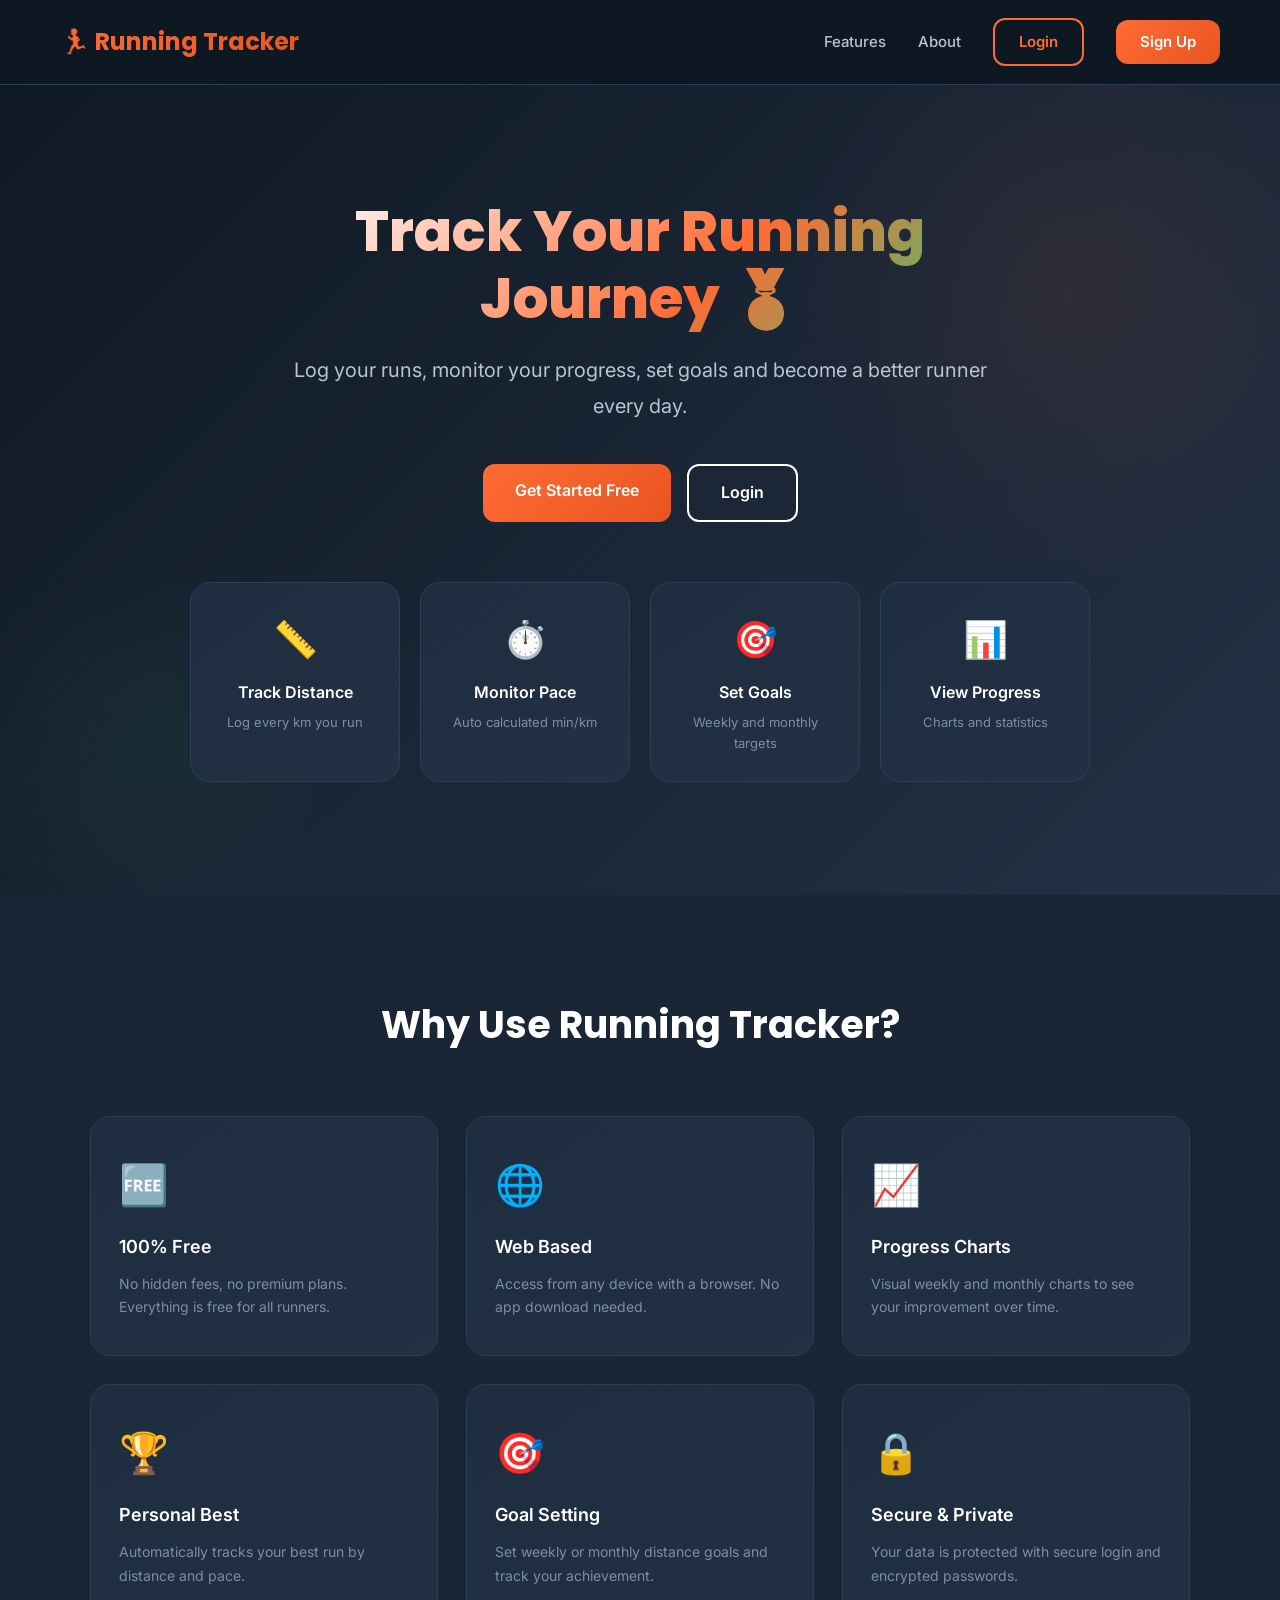
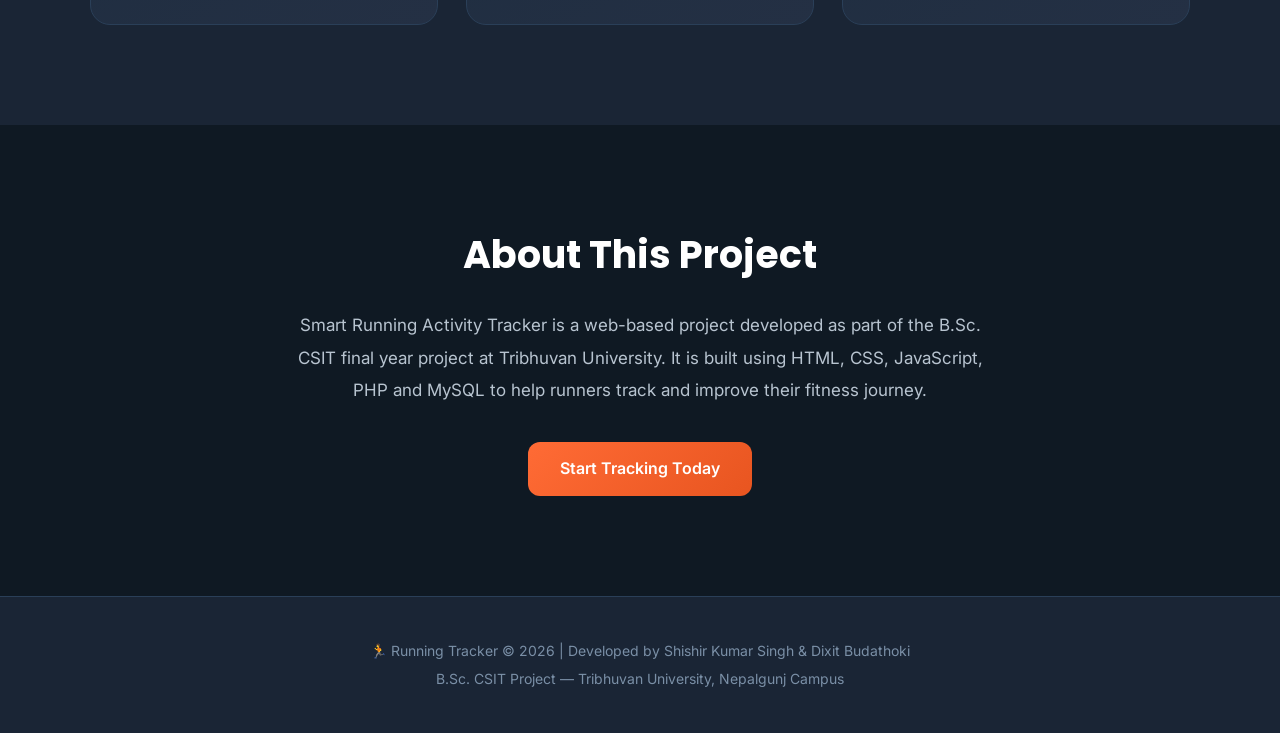
<file: index.html>
<!DOCTYPE html>
<html lang="en">
<head>
    <meta charset="UTF-8">
    <meta name="viewport" content="width=device-width, initial-scale=1.0">
    <title>Running Tracker - Track Your Runs</title>
    <link rel="stylesheet" href="style.css">
</head>
<body>

    <!-- Navigation Bar -->
    <nav class="navbar">
        <div class="nav-brand">🏃 Running Tracker</div>
        <div class="nav-links">
            <a href="#features">Features</a>
            <a href="#about">About</a>
            <a href="index.php" class="btn-nav-login">Login</a>
            <a href="register.php" class="btn-nav-signup">Sign Up</a>
        </div>
    </nav>

    <!-- Hero Section -->
    <section class="hero">
        <div class="hero-content">
            <h1>Track Your Running Journey 🏅</h1>
            <p>Log your runs, monitor your progress, set goals and become a better runner every day.</p>
            <div class="hero-buttons">
                <a href="register.php" class="btn btn-primary">Get Started Free</a>
                <a href="index.php" class="btn btn-outline">Login</a>
            </div>
        </div>

        <!-- Hero Stats -->
        <div class="hero-stats">
            <div class="stat-card">
                <span class="stat-icon">📏</span>
                <h3>Track Distance</h3>
                <p>Log every km you run</p>
            </div>
            <div class="stat-card">
                <span class="stat-icon">⏱️</span>
                <h3>Monitor Pace</h3>
                <p>Auto calculated min/km</p>
            </div>
            <div class="stat-card">
                <span class="stat-icon">🎯</span>
                <h3>Set Goals</h3>
                <p>Weekly and monthly targets</p>
            </div>
            <div class="stat-card">
                <span class="stat-icon">📊</span>
                <h3>View Progress</h3>
                <p>Charts and statistics</p>
            </div>
        </div>
    </section>

    <!-- Features Section -->
    <section class="features" id="features">
        <h2>Why Use Running Tracker?</h2>
        <div class="features-grid">

            <div class="feature-card">
                <span class="feature-icon">🆓</span>
                <h3>100% Free</h3>
                <p>No hidden fees, no premium plans. Everything is free for all runners.</p>
            </div>

            <div class="feature-card">
                <span class="feature-icon">🌐</span>
                <h3>Web Based</h3>
                <p>Access from any device with a browser. No app download needed.</p>
            </div>

            <div class="feature-card">
                <span class="feature-icon">📈</span>
                <h3>Progress Charts</h3>
                <p>Visual weekly and monthly charts to see your improvement over time.</p>
            </div>

            <div class="feature-card">
                <span class="feature-icon">🏆</span>
                <h3>Personal Best</h3>
                <p>Automatically tracks your best run by distance and pace.</p>
            </div>

            <div class="feature-card">
                <span class="feature-icon">🎯</span>
                <h3>Goal Setting</h3>
                <p>Set weekly or monthly distance goals and track your achievement.</p>
            </div>

            <div class="feature-card">
                <span class="feature-icon">🔒</span>
                <h3>Secure & Private</h3>
                <p>Your data is protected with secure login and encrypted passwords.</p>
            </div>

        </div>
    </section>

    <!-- About Section -->
    <section class="about" id="about">
        <div class="about-content">
            <h2>About This Project</h2>
            <p>
                Smart Running Activity Tracker is a web-based project developed as part of 
                the B.Sc. CSIT final year project at Tribhuvan University. It is built using 
                HTML, CSS, JavaScript, PHP and MySQL to help runners track and improve 
                their fitness journey.
            </p>
            <a href="register.php" class="btn btn-primary">Start Tracking Today</a>
        </div>
    </section>

    <!-- Footer -->
    <footer class="footer">
        <p>🏃 Running Tracker &copy; 2026 | Developed by Shishir Kumar Singh & Dixit Budathoki</p>
        <p>B.Sc. CSIT Project — Tribhuvan University, Nepalgunj Campus</p>
    </footer>

</body>
</html>
</file>
<file: style.css>
/* ============================================
   Smart Running Activity Tracker
   style.css - Main Stylesheet
   ============================================ */

/* ---- Google Fonts ---- */
@import url('https://fonts.googleapis.com/css2?family=Inter:wght@300;400;500;600;700;800&family=Poppins:wght@400;600;700;800&display=swap');

/* ---- CSS Variables (Color Theme) ---- */
:root {
    /* Primary - Energetic Orange (fitness/energy) */
    --primary:        #FF6B35;
    --primary-dark:   #E85520;
    --primary-light:  #FF8C5A;

    /* Secondary - Fresh Green (health/nature) */
    --secondary:      #2ECC71;
    --secondary-dark: #27AE60;
    --secondary-light:#55D98D;

    /* Dark backgrounds */
    --dark:           #0F1923;
    --dark-2:         #1A2535;
    --dark-3:         #243044;

    /* Text colors */
    --text-white:     #FFFFFF;
    --text-light:     #B8C4D0;
    --text-muted:     #7A8FA6;

    /* Card / surface */
    --card-bg:        #1E2D40;
    --card-border:    #2A3F58;

    /* Alerts */
    --success:        #2ECC71;
    --error:          #E74C3C;
    --warning:        #F39C12;

    /* Gradients */
    --grad-hero:      linear-gradient(135deg, #0F1923 0%, #1A2535 50%, #243044 100%);
    --grad-orange:    linear-gradient(135deg, #FF6B35, #E85520);
    --grad-green:     linear-gradient(135deg, #2ECC71, #27AE60);
    --grad-card:      linear-gradient(145deg, #1E2D40, #243044);

    /* Spacing */
    --radius:         12px;
    --radius-lg:      20px;
    --shadow:         0 4px 24px rgba(0,0,0,0.3);
    --shadow-hover:   0 8px 32px rgba(255,107,53,0.25);
}

/* ============================================
   RESET & BASE
   ============================================ */
* {
    margin:      0;
    padding:     0;
    box-sizing:  border-box;
}

html {
    scroll-behavior: smooth;
}

body {
    font-family:      'Inter', sans-serif;
    background-color: var(--dark);
    color:            var(--text-white);
    line-height:      1.6;
    overflow-x:       hidden;
}

a {
    text-decoration: none;
    color:           inherit;
    transition:      all 0.3s ease;
}

/* ============================================
   NAVBAR
   ============================================ */
.navbar {
    display:          flex;
    justify-content:  space-between;
    align-items:      center;
    padding:          18px 60px;
    background:       rgba(15, 25, 35, 0.95);
    backdrop-filter:  blur(10px);
    position:         sticky;
    top:              0;
    z-index:          1000;
    border-bottom:    1px solid var(--card-border);
}

.nav-brand {
    font-family:  'Poppins', sans-serif;
    font-size:    24px;
    font-weight:  700;
    background:   var(--grad-orange);
    -webkit-background-clip: text;
    -webkit-text-fill-color: transparent;
    background-clip: text;
}

.nav-links {
    display:     flex;
    align-items: center;
    gap:         32px;
}

.nav-links a {
    color:       var(--text-light);
    font-size:   15px;
    font-weight: 500;
}

.nav-links a:hover {
    color: var(--primary);
}

/* Navbar Login Button */
.btn-nav-login {
    padding:       10px 24px !important;
    border:        2px solid var(--primary) !important;
    border-radius: var(--radius) !important;
    color:         var(--primary) !important;
    font-weight:   600 !important;
}

.btn-nav-login:hover {
    background: var(--primary) !important;
    color:      var(--text-white) !important;
}

/* Navbar Signup Button */
.btn-nav-signup {
    padding:       10px 24px !important;
    background:    var(--grad-orange) !important;
    border-radius: var(--radius) !important;
    color:         var(--text-white) !important;
    font-weight:   600 !important;
}

.btn-nav-signup:hover {
    transform:  translateY(-2px);
    box-shadow: var(--shadow-hover);
}

/* ============================================
   BUTTONS
   ============================================ */
.btn {
    display:       inline-block;
    padding:       14px 32px;
    border-radius: var(--radius);
    font-size:     16px;
    font-weight:   600;
    cursor:        pointer;
    border:        none;
    transition:    all 0.3s ease;
    text-align:    center;
}

.btn-primary {
    background: var(--grad-orange);
    color:      var(--text-white);
}

.btn-primary:hover {
    transform:  translateY(-3px);
    box-shadow: var(--shadow-hover);
}

.btn-outline {
    background:    transparent;
    color:         var(--text-white);
    border:        2px solid var(--text-white);
}

.btn-outline:hover {
    background: var(--text-white);
    color:      var(--dark);
}

.btn-secondary {
    background: var(--dark-3);
    color:      var(--text-light);
    border:     2px solid var(--card-border);
}

.btn-secondary:hover {
    background: var(--card-border);
    color:      var(--text-white);
}

.btn-danger {
    background: var(--error);
    color:      var(--text-white);
}

.btn-danger:hover {
    background: #c0392b;
    transform:  translateY(-2px);
}

/* ============================================
   HERO SECTION
   ============================================ */
.hero {
    min-height:      90vh;
    background:      var(--grad-hero);
    display:         flex;
    flex-direction:  column;
    justify-content: center;
    align-items:     center;
    text-align:      center;
    padding:         80px 40px;
    position:        relative;
    overflow:        hidden;
}

/* Decorative background circles */
.hero::before {
    content:       '';
    position:      absolute;
    width:         600px;
    height:        600px;
    background:    radial-gradient(circle, rgba(255,107,53,0.08) 0%, transparent 70%);
    top:           -100px;
    right:         -100px;
    border-radius: 50%;
}

.hero::after {
    content:       '';
    position:      absolute;
    width:         400px;
    height:        400px;
    background:    radial-gradient(circle, rgba(46,204,113,0.06) 0%, transparent 70%);
    bottom:        -50px;
    left:          -50px;
    border-radius: 50%;
}

.hero-content {
    max-width:  700px;
    margin:     0 auto 60px;
    position:   relative;
    z-index:    1;
}

.hero-content h1 {
    font-family:   'Poppins', sans-serif;
    font-size:     56px;
    font-weight:   800;
    line-height:   1.2;
    margin-bottom: 20px;
    background:    linear-gradient(135deg, #FFFFFF 0%, #FF6B35 60%, #2ECC71 100%);
    -webkit-background-clip: text;
    -webkit-text-fill-color: transparent;
    background-clip: text;
}

.hero-content p {
    font-size:     20px;
    color:         var(--text-light);
    margin-bottom: 40px;
    line-height:   1.8;
}

.hero-buttons {
    display:         flex;
    gap:             16px;
    justify-content: center;
    flex-wrap:       wrap;
}

/* Hero Stats Cards */
.hero-stats {
    display:               grid;
    grid-template-columns: repeat(4, 1fr);
    gap:                   20px;
    max-width:             900px;
    width:                 100%;
    position:              relative;
    z-index:               1;
}

.stat-card {
    background:    var(--grad-card);
    border:        1px solid var(--card-border);
    border-radius: var(--radius-lg);
    padding:       28px 20px;
    text-align:    center;
    transition:    all 0.3s ease;
}

.stat-card:hover {
    transform:    translateY(-6px);
    border-color: var(--primary);
    box-shadow:   var(--shadow-hover);
}

.stat-icon {
    font-size:     36px;
    display:       block;
    margin-bottom: 12px;
}

.stat-card h3 {
    font-size:     16px;
    font-weight:   600;
    margin-bottom: 6px;
    color:         var(--text-white);
}

.stat-card p {
    font-size: 13px;
    color:     var(--text-muted);
}

/* ============================================
   FEATURES SECTION
   ============================================ */
.features {
    padding:    100px 60px;
    background: var(--dark-2);
    text-align: center;
}

.features h2 {
    font-family:   'Poppins', sans-serif;
    font-size:     38px;
    font-weight:   700;
    margin-bottom: 60px;
    color:         var(--text-white);
}

.features h2 span {
    color: var(--primary);
}

.features-grid {
    display:               grid;
    grid-template-columns: repeat(3, 1fr);
    gap:                   28px;
    max-width:             1100px;
    margin:                0 auto;
}

.feature-card {
    background:    var(--grad-card);
    border:        1px solid var(--card-border);
    border-radius: var(--radius-lg);
    padding:       36px 28px;
    text-align:    left;
    transition:    all 0.3s ease;
    position:      relative;
    overflow:      hidden;
}

.feature-card::before {
    content:       '';
    position:      absolute;
    top:           0;
    left:          0;
    right:         0;
    height:        3px;
    background:    var(--grad-orange);
    transform:     scaleX(0);
    transition:    transform 0.3s ease;
}

.feature-card:hover::before {
    transform: scaleX(1);
}

.feature-card:hover {
    transform:    translateY(-6px);
    border-color: var(--card-border);
    box-shadow:   var(--shadow);
}

.feature-icon {
    font-size:     40px;
    display:       block;
    margin-bottom: 16px;
}

.feature-card h3 {
    font-size:     18px;
    font-weight:   600;
    margin-bottom: 10px;
    color:         var(--text-white);
}

.feature-card p {
    font-size:   14px;
    color:       var(--text-muted);
    line-height: 1.7;
}

/* ============================================
   ABOUT SECTION
   ============================================ */
.about {
    padding:    100px 60px;
    background: var(--dark);
    text-align: center;
}

.about-content {
    max-width: 700px;
    margin:    0 auto;
}

.about-content h2 {
    font-family:   'Poppins', sans-serif;
    font-size:     38px;
    font-weight:   700;
    margin-bottom: 24px;
    color:         var(--text-white);
}

.about-content p {
    font-size:     17px;
    color:         var(--text-light);
    margin-bottom: 36px;
    line-height:   1.9;
}

/* ============================================
   FOOTER
   ============================================ */
.footer {
    background:  var(--dark-2);
    border-top:  1px solid var(--card-border);
    padding:     40px 60px;
    text-align:  center;
    color:       var(--text-muted);
    font-size:   14px;
    line-height: 2;
}

/* ============================================
   AUTH PAGES (Login & Register)
   ============================================ */
.auth-container {
    max-width:     480px;
    margin:        80px auto;
    padding:       48px 40px;
    background:    var(--grad-card);
    border:        1px solid var(--card-border);
    border-radius: var(--radius-lg);
    box-shadow:    var(--shadow);
}

.auth-header {
    text-align:    center;
    margin-bottom: 36px;
}

.auth-header h1 {
    font-family:   'Poppins', sans-serif;
    font-size:     28px;
    font-weight:   700;
    margin-bottom: 8px;
    background:    var(--grad-orange);
    -webkit-background-clip: text;
    -webkit-text-fill-color: transparent;
    background-clip: text;
}

.auth-header p {
    color:     var(--text-muted);
    font-size: 15px;
}

.auth-footer {
    text-align:  center;
    margin-top:  28px;
    color:       var(--text-muted);
    font-size:   14px;
}

.auth-footer a {
    color:       var(--primary);
    font-weight: 600;
}

.auth-footer a:hover {
    color: var(--primary-light);
}

/* ============================================
   FORM STYLES
   ============================================ */
.form-group {
    margin-bottom: 20px;
}

.form-group label {
    display:       block;
    margin-bottom: 8px;
    font-size:     14px;
    font-weight:   500;
    color:         var(--text-light);
}

.form-group input,
.form-group textarea,
.form-group select {
    width:         100%;
    padding:       12px 16px;
    background:    var(--dark-3);
    border:        1px solid var(--card-border);
    border-radius: var(--radius);
    color:         var(--text-white);
    font-size:     15px;
    font-family:   'Inter', sans-serif;
    transition:    border-color 0.3s ease;
    outline:       none;
}

.form-group input:focus,
.form-group textarea:focus,
.form-group select:focus {
    border-color: var(--primary);
    box-shadow:   0 0 0 3px rgba(255,107,53,0.1);
}

.form-group input::placeholder,
.form-group textarea::placeholder {
    color: var(--text-muted);
}

.form-row {
    display:               grid;
    grid-template-columns: 1fr 1fr;
    gap:                   16px;
}

.form-actions {
    display:    flex;
    gap:        12px;
    margin-top: 8px;
}

.form-actions .btn {
    flex: 1;
}

/* ============================================
   ALERTS
   ============================================ */
.alert {
    padding:       14px 18px;
    border-radius: var(--radius);
    margin-bottom: 20px;
    font-size:     14px;
    font-weight:   500;
}

.alert-error {
    background: rgba(231, 76, 60, 0.15);
    border:     1px solid rgba(231, 76, 60, 0.4);
    color:      #ff6b6b;
}

.alert-success {
    background: rgba(46, 204, 113, 0.15);
    border:     1px solid rgba(46, 204, 113, 0.4);
    color:      #2ecc71;
}

/* ============================================
   INNER PAGES NAVBAR
   ============================================ */
.navbar .active {
    color:         var(--primary) !important;
    font-weight:   600;
    border-bottom: 2px solid var(--primary);
    padding-bottom: 4px;
}

/* ============================================
   MAIN CONTAINER (inner pages)
   ============================================ */
.main-container {
    max-width: 1100px;
    margin:    0 auto;
    padding:   40px 40px;
}

.page-header {
    margin-bottom: 32px;
}

.page-header h2 {
    font-family:   'Poppins', sans-serif;
    font-size:     28px;
    font-weight:   700;
    margin-bottom: 6px;
    color:         var(--text-white);
}

.page-header p {
    color:     var(--text-muted);
    font-size: 15px;
}

/* ============================================
   FORM CARD (add run, goals)
   ============================================ */
.form-card {
    background:    var(--grad-card);
    border:        1px solid var(--card-border);
    border-radius: var(--radius-lg);
    padding:       36px;
    max-width:     700px;
}

/* ============================================
   DASHBOARD STATS
   ============================================ */
.stats-grid {
    display:               grid;
    grid-template-columns: repeat(4, 1fr);
    gap:                   20px;
    margin-bottom:         36px;
}

.stats-card {
    background:    var(--grad-card);
    border:        1px solid var(--card-border);
    border-radius: var(--radius-lg);
    padding:       24px;
    text-align:    center;
    transition:    all 0.3s ease;
}

.stats-card:hover {
    transform:    translateY(-4px);
    border-color: var(--primary);
    box-shadow:   var(--shadow-hover);
}

.stats-card .stats-icon {
    font-size:     32px;
    margin-bottom: 10px;
    display:       block;
}

.stats-card .stats-value {
    font-family:   'Poppins', sans-serif;
    font-size:     28px;
    font-weight:   700;
    color:         var(--primary);
    display:       block;
    margin-bottom: 4px;
}

.stats-card .stats-label {
    font-size: 13px;
    color:     var(--text-muted);
}

/* ============================================
   CHART SECTION
   ============================================ */
.chart-section {
    background:    var(--grad-card);
    border:        1px solid var(--card-border);
    border-radius: var(--radius-lg);
    padding:       28px;
    margin-bottom: 28px;
}

.chart-section h3 {
    font-size:     18px;
    font-weight:   600;
    margin-bottom: 20px;
    color:         var(--text-white);
}

/* ============================================
   HISTORY TABLE
   ============================================ */
.table-container {
    background:    var(--grad-card);
    border:        1px solid var(--card-border);
    border-radius: var(--radius-lg);
    overflow:      hidden;
}

.data-table {
    width:           100%;
    border-collapse: collapse;
}

.data-table thead {
    background: var(--dark-3);
}

.data-table th {
    padding:    16px 20px;
    text-align: left;
    font-size:  13px;
    font-weight: 600;
    color:      var(--text-muted);
    text-transform: uppercase;
    letter-spacing: 0.5px;
}

.data-table td {
    padding:     16px 20px;
    font-size:   14px;
    color:       var(--text-light);
    border-top:  1px solid var(--card-border);
}

.data-table tbody tr:hover {
    background: rgba(255, 107, 53, 0.05);
}

.badge {
    padding:       4px 12px;
    border-radius: 20px;
    font-size:     12px;
    font-weight:   600;
}

.badge-orange {
    background: rgba(255,107,53,0.15);
    color:      var(--primary);
}

.badge-green {
    background: rgba(46,204,113,0.15);
    color:      var(--secondary);
}

/* ============================================
   GOALS PAGE
   ============================================ */
.goal-card {
    background:    var(--grad-card);
    border:        1px solid var(--card-border);
    border-radius: var(--radius-lg);
    padding:       24px;
    margin-bottom: 16px;
}

.goal-card h4 {
    font-size:     16px;
    font-weight:   600;
    margin-bottom: 12px;
    color:         var(--text-white);
}

.progress-bar-container {
    background:    var(--dark-3);
    border-radius: 20px;
    height:        10px;
    overflow:      hidden;
    margin-bottom: 8px;
}

.progress-bar-fill {
    height:        100%;
    background:    var(--grad-green);
    border-radius: 20px;
    transition:    width 0.5s ease;
}

.progress-label {
    font-size: 13px;
    color:     var(--text-muted);
}

/* ============================================
   PERSONAL BEST CARD
   ============================================ */
.best-card {
    background:    linear-gradient(135deg, rgba(255,107,53,0.1), rgba(46,204,113,0.1));
    border:        1px solid var(--primary);
    border-radius: var(--radius-lg);
    padding:       24px;
    margin-bottom: 28px;
    display:       flex;
    align-items:   center;
    gap:           20px;
}

.best-card .trophy {
    font-size: 48px;
}

.best-card h3 {
    font-size:     18px;
    font-weight:   600;
    margin-bottom: 6px;
    color:         var(--primary);
}

.best-card p {
    font-size: 14px;
    color:     var(--text-light);
}

/* ============================================
   RESPONSIVE DESIGN
   ============================================ */
@media (max-width: 768px) {

    .navbar {
        padding:   16px 24px;
        flex-wrap: wrap;
        gap:       12px;
    }

    .nav-links {
        gap: 16px;
    }

    .hero-content h1 {
        font-size: 36px;
    }

    .hero-stats {
        grid-template-columns: repeat(2, 1fr);
    }

    .features-grid {
        grid-template-columns: 1fr;
        padding:               0 20px;
    }

    .features {
        padding: 60px 24px;
    }

    .about {
        padding: 60px 24px;
    }

    .stats-grid {
        grid-template-columns: repeat(2, 1fr);
    }

    .form-row {
        grid-template-columns: 1fr;
    }

    .main-container {
        padding: 24px 20px;
    }

    .auth-container {
        margin:  40px 20px;
        padding: 32px 24px;
    }
}

@media (max-width: 480px) {
    .hero-content h1 {
        font-size: 28px;
    }

    .hero-stats {
        grid-template-columns: 1fr 1fr;
    }

    .hero-buttons {
        flex-direction: column;
        align-items:    center;
    }

    .nav-links .btn-nav-login,
    .nav-links .btn-nav-signup {
        padding: 8px 16px !important;
        font-size: 13px !important;
    }
}
</file>
